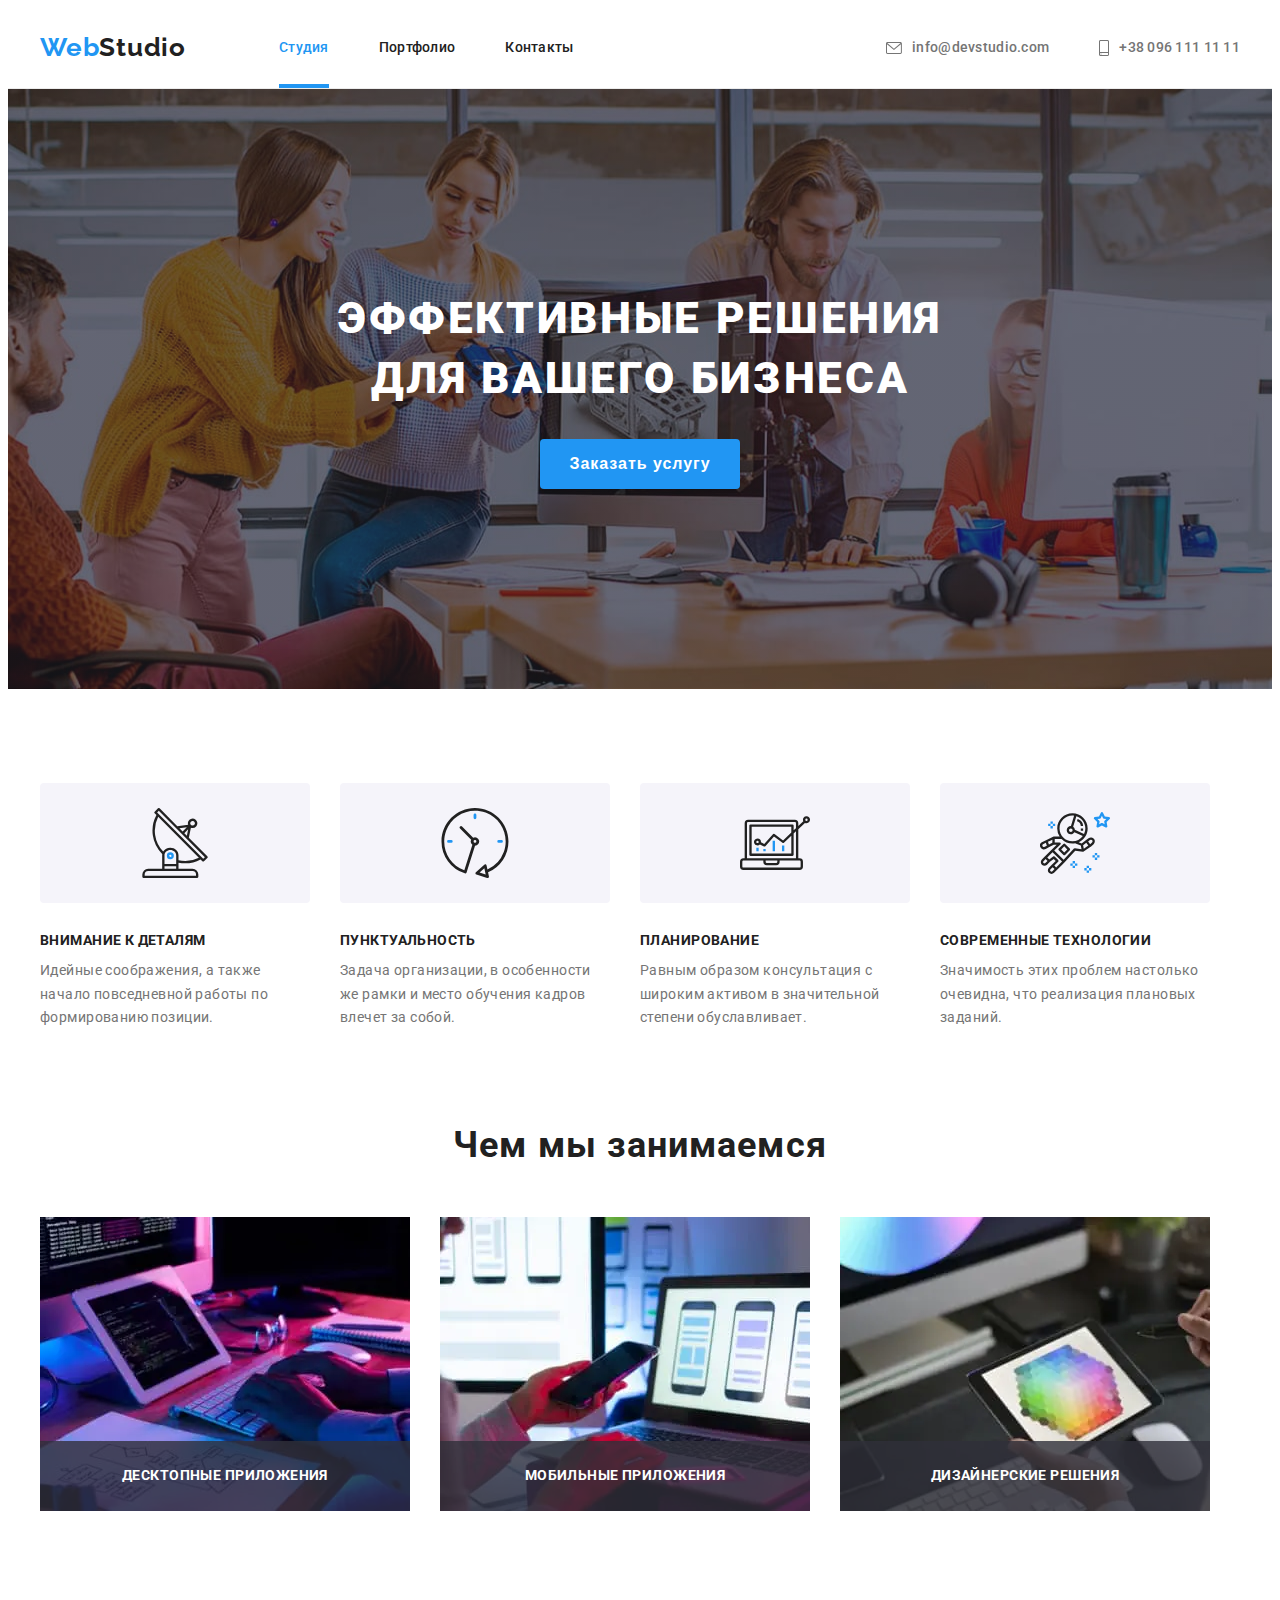
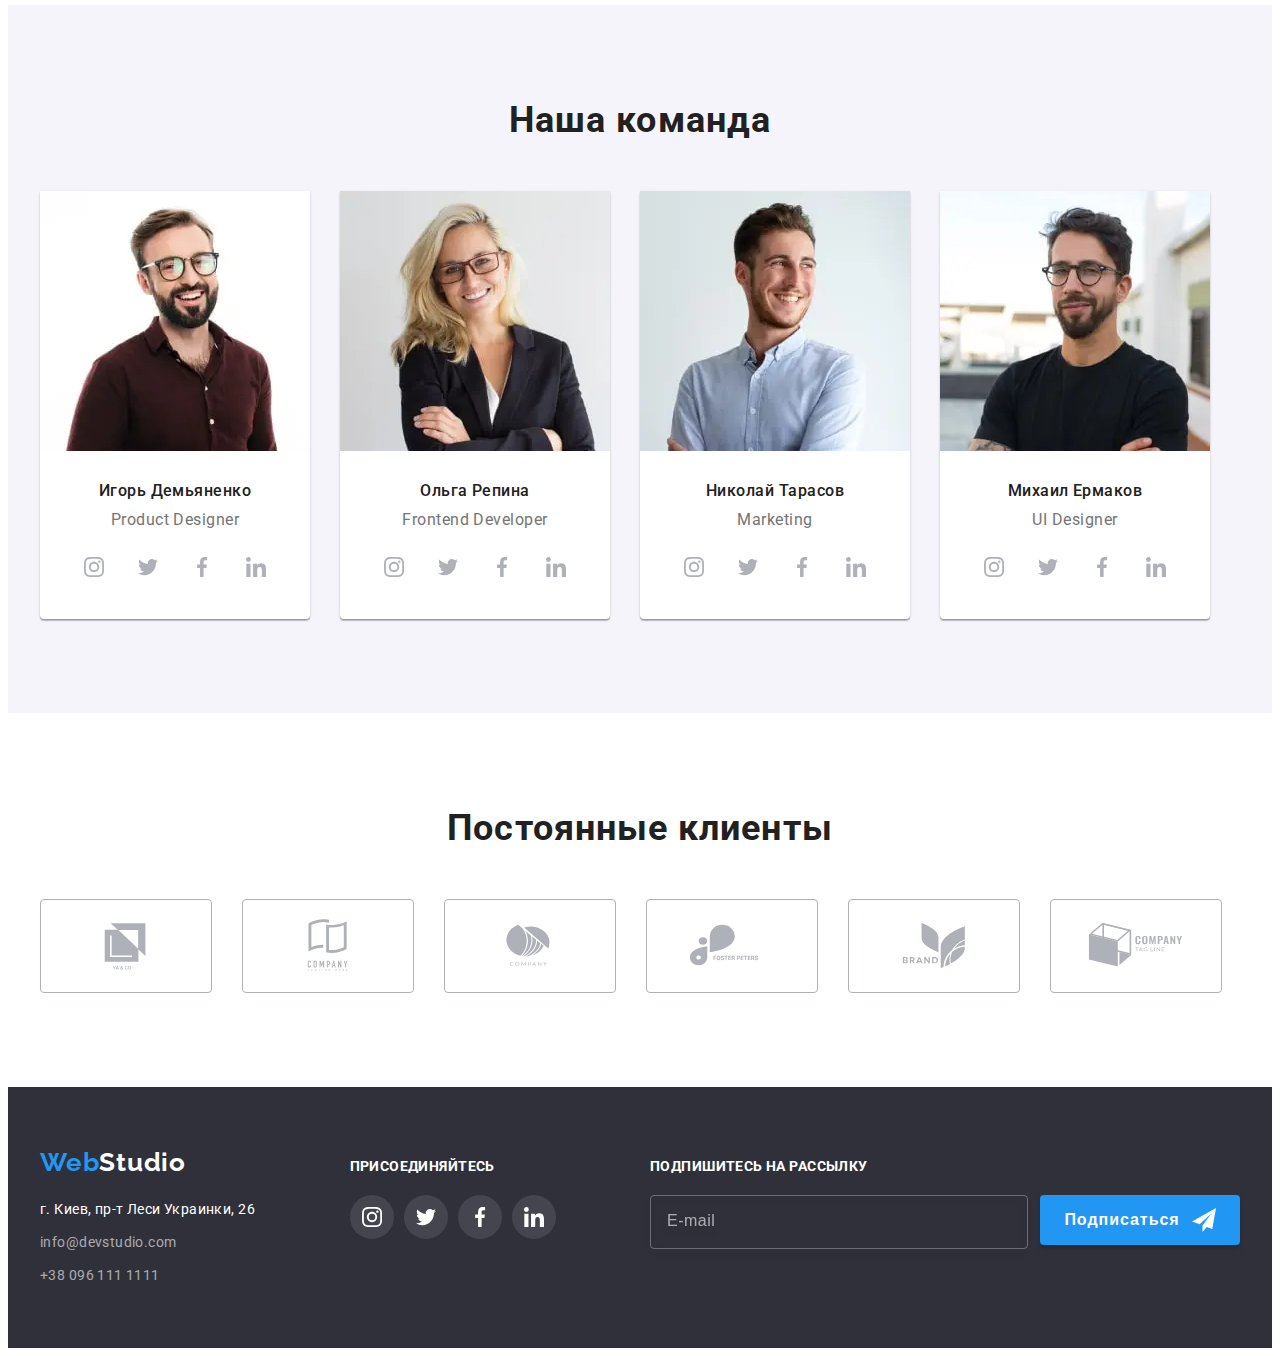
<file: index.html>
<!DOCTYPE html>
<html lang="ru">
<head>
    <meta charset="UTF-8">
    <meta http-equiv="X-UA-Compatible" content="IE=edge">
    <meta name="viewport" content="width=device-width, initial-scale=1.0">
    <title>Studio</title>
    <link rel="preconnect" href="https://fonts.googleapis.com">
    <link rel="preconnect" href="https://fonts.gstatic.com" crossorigin>
    <link href="https://fonts.googleapis.com/css2?family=Raleway:wght@700&family=Roboto:wght@400;500;700;900&display=swap"
        rel="stylesheet">
    <link rel="stylesheet" href="https://cdnjs.cloudflare.com/ajax/libs/modern-normalize/1.1.0/modern-normalize.min.css"
        integrity="sha512-wpPYUAdjBVSE4KJnH1VR1HeZfpl1ub8YT/NKx4PuQ5NmX2tKuGu6U/JRp5y+Y8XG2tV+wKQpNHVUX03MfMFn9Q=="
        crossorigin="anonymous" referrerpolicy="no-referrer" />
    <link rel="stylesheet" href="./css/main.min.css">
</head>
<body>
    <!-- Шапка сторінки -->
    <header class="header">
        <div class="container header__container">
            <nav class="navigation">

                <a class="logo header__logo link" href="">
                    Web<span class="header__logo_theme_light">Studio</span>
                </a>

                <ul class="nav-list list">
                    <li class="nav-list__item"><a class="nav-list__link nav-list__link_current link" href="./index.html">Студия</a></li>
                    <li class="nav-list__item"><a class="nav-list__link link" href="./portfolio.html">Портфолио</a></li>
                    <li class="nav-list__item"><a class="nav-list__link link" href="">Контакты</a></li>
                </ul>
            </nav>

            <ul class="contact-list list">
                <li class="contact-list__item">          
                    <a class="contact-list__link link" href="mailto:info@devstudio.com">
                        <svg class="contact-list__icon" width="16" height="12">
                            <use href="./image/icons.svg#icon-mail"></use>
                        </svg>info@devstudio.com
                    </a>
                </li>
                <li class="contact-list__item">                   
                    <a class="contact-list__link link" href="tel:+380961111111">
                        <svg class="contact-list__icon" width="10" height="16">
                            <use href="./image/icons.svg#icon-phone"></use>
                        </svg>+38 096 111 11 11
                    </a>
                </li>
            </ul>

            <button type="button" class="mobile-menu-btn" data-menu-open>
                <svg class="mobile-menu-btn__icon" width="40" height="40">
                    <use href="./image/icons.svg#icon-burger-menu"></use>
                </svg>
            </button>
        </div> 

        <!-- Мобільне меню -->
        
        <div class="mobile-menu" data-menu>
            <button type="button" class="mobile-menu__close-btn" data-menu-close>
                <svg class="mobile-menu__close-icon" width="40" height="40">
                    <use href="./image/icons.svg#icon-close-mobile"></use>
                </svg>
            </button>
            <ul class="mobile-nav-list list">
                <li class="mobile-nav-list__item"><a class="mobile-nav-list__link mobile-nav-list__link_current link" href="./index.html">Студия</a></li>                  
                <li class="mobile-nav-list__item"><a class="mobile-nav-list__link link" href="./portfolio.html">Портфолио</a></li>
                <li class="mobile-nav-list__item"><a class="mobile-nav-list__link link" href="">Контакты</a></li>
            </ul>
            <div>
                <ul class="mobile-contact-list list">
                    <li class="mobile-contact-list__item"><a class="mobile-contact-list__tel link" href="tel:+380961111111">+38 096 111 11 11</a></li>                       
                    <li class="mobile-contact-list__item"><a class="mobile-contact-list__mail link" href="mailto:info@devstudio.com">info@devstudio.com</a></li>                       
                </ul>
                <ul class="mobile-social-list list">
                    <li class="mobile-social-list__item"><a class="mobile-social-list__link link" href="">Instagram</a></li>
                    <li class="mobile-social-list__item"><a class="mobile-social-list__link link" href="">Twitter</a></li>
                    <li class="mobile-social-list__item"><a class="mobile-social-list__link link" href="">Facebook</a></li>
                    <li class="mobile-social-list__item"><a class="mobile-social-list__link link" href="">LinkedIn</a></li>
                </ul>
            </div>
        </div>                                            
    </header>

    <!--Головна частина сторінки-->

    <main class="main">        
        <section class="hero-section">
            
                <h1 class="main-title">Эффективные решения для вашего бизнеса</h1>
                <button class="modal-btn" type="button" data-modal-open>Заказать услугу</button>           
                       
        </section>
        <!-- Особливості компанії -->
        <section class="features section">
            <div class="container">
                <h2 class="visually-hidden">Особенности компании</h2>
                <ul class="features-list list">
                    <li class="features-list__item">
                        <div class="features-list__icon">
                            <svg width="70" height="70">
                                <use href="./image/icons.svg#icon-antenna"></use>
                            </svg>
                        </div>                      
                        <h3 class="features-list__title">Внимание к деталям</h3>
                        <p class="features-list__text">Идейные соображения, а также начало повседневной работы по формированию позиции.</p>
                    </li>
                    <li class="features-list__item">
                        <div class="features-list__icon">
                            <svg width="70" height="70">
                                <use href="./image/icons.svg#icon-clock"></use>
                            </svg>
                        </div>
                        <h3 class="features-list__title">Пунктуальность</h3>
                        <p class="features-list__text">Задача организации, в особенности же рамки и место обучения кадров влечет за собой.</p>
                    </li>
                    <li class="features-list__item">
                        <div class="features-list__icon">
                            <svg width="70" height="70">
                                <use href="./image/icons.svg#icon-diagram"></use>
                            </svg>
                        </div>
                        <h3 class="features-list__title">Планирование</h3>
                        <p class="features-list__text">Равным образом консультация с широким активом в значительной степени обуславливает.</p>
                    </li>
                    <li class="features-list__item">
                        <div class="features-list__icon">
                            <svg width="70" height="70">
                                <use href="./image/icons.svg#icon-astronaut"></use>
                            </svg>
                        </div>
                        <h3 class="features-list__title">Современные технологии</h3>
                        <p class="features-list__text">Значимость этих проблем настолько очевидна, что реализация плановых заданий.</p>
                    </li>
                </ul>
            </div>
        </section>
        <!-- Чим займається компанія -->
        <section class="work-company">
            <div class="container">
                <h2 class="caption-title">Чем мы занимаемся</h2>
                <ul class="work-company-list list">
                    <li class="work-company-item">
                        <picture>
                            <source srcset="./image/box-1.webp 1x, ./image/box-1@2x.webp 2x" type="image/webp">
                            <source srcset="./image/box-1.jpg 1x, ./image/box-1@2x.jpg 2x">
                            <img class="work-company-img"  src="./image/box-1.jpg" alt="Робота на комп'ютере">
                        </picture>                                             
                        <h3 class="work-company-txt">Десктопные приложения</h3>                     
                    </li>                        
                    <li class="work-company-item">
                        <picture>
                            <source srcset="./image/box-2.webp 1x, ./image/box-2@2x.webp 2x" type="image/webp">
                            <source srcset="./image/box-2.jpg 1x, ./image/box-2@2x.jpg 2x">
                            <img class="work-company-img" src="./image/box-2.jpg" alt="Робота на мобильном устройстве, ноутбуке">
                        </picture>                                            
                        <h3 class="work-company-txt">Мобильные приложения</h3>
                    </li>
                    <li class="work-company-item">
                        <picture>
                            <source srcset="./image/box-3.webp 1x, ./image/box-3@2x.webp 2x" type="image/webp">
                            <source srcset="./image/box-3.jpg 1x, ./image/box-3@2x.jpg 2x">
                            <img class="work-company-img" src="./image/box-3.jpg" alt="Робота на планшете">
                        </picture>                                                                    
                        <h3 class="work-company-txt">Дизайнерские решения</h3>
                    </li>
                </ul>
            </div>
        </section>
        <!-- Команда компанії -->
        <section class="developer-company section">
            <div class="container">
                <h2 class="caption-title">Наша команда</h2>
                <ul class="developer-company-list list">
                    <li class="developer-company-item">
                        <picture>
                            <source srcset="./image/image-avatar/img-avatar-1-1200.webp 1x, ./image/image-avatar/img-avatar-1-1200@2x.webp 2x"
                                media="(min-width: 1200px)" type="image/webp" />
                            <source srcset="./image/image-avatar/img-avatar-1-1200.jpg 1x, ./image/image-avatar/img-avatar-1-1200@2x.jpg 2x"
                                media="(min-width: 1200px)" />
                            <source srcset="./image/image-avatar/img-avatar-1-768.webp 1x, ./image/image-avatar/img-avatar-1-768@2x.webp 2x"
                                media="(min-width: 768px)" type="image/webp" />
                            <source srcset="./image/image-avatar/img-avatar-1-768.jpg 1x, ./image/image-avatar/img-avatar-1-768@2x.jpg 2x"
                                media="(min-width: 768px)" />
                            <source srcset="./image/image-avatar/img-avatar-1-480.webp 1x, ./image/image-avatar/img-avatar-1-480@2x.webp 2x"
                                media="(max-width: 767px)" type="image/webp" />                                              
                            <source srcset="./image/image-avatar/img-avatar-1-480.jpg 1x, ./image/image-avatar/img-avatar-1-480@2x.jpg 2x"
                                media="(max-width: 767px)"/>
                            <img class="developer-company-img" src="./image/image-avatar/img-avatar-1.jpg" alt="Мужчина-разработчик">
                        </picture>                            
                        <div class="developer-company-box">
                            <h3 class="developer-company-name">Игорь Демьяненко</h3>
                            <p class="developer-company-text" lang="en">Product Designer</p>
                            <ul class="social-list list">
                                <li class="social-list-item">
                                    <a class="social-list-link link" href="">
                                        <svg class="social-list-icon" width="20" height="20">
                                            <use href="./image/icons.svg#icon-instagram"></use>
                                        </svg>
                                    </a>
                                </li>
                                <li class="social-list-item">
                                    <a class="social-list-link link" href="">
                                        <svg class="social-list-icon" width="20" height="20">
                                            <use href="./image/icons.svg#icon-twitter"></use>
                                        </svg>
                                    </a>
                                </li>
                                <li class="social-list-item">
                                    <a class="social-list-link link" href="">
                                        <svg class="social-list-icon" width="20" height="20">
                                            <use href="./image/icons.svg#icon-facebook"></use>
                                        </svg>
                                    </a>
                                </li>
                                <li class="social-list-item">
                                    <a class="social-list-link link" href="">
                                        <svg class="social-list-icon" width="20" height="20">
                                            <use href="./image/icons.svg#icon-linkedin"></use>
                                        </svg>
                                    </a>
                                </li>
                            </ul>
                        </div>
                    </li>
                    <li class="developer-company-item">
                        <picture> 
                            <source srcset="./image/image-avatar/img-avatar-2-1200.webp 1x, ./image/image-avatar/img-avatar-2-1200@2x.webp 2x"
                                media="(min-width: 1200px)" type="image/webp" />                                                  
                            <source srcset="./image/image-avatar/img-avatar-2-1200.jpg 1x, ./image/image-avatar/img-avatar-2-1200@2x.jpg 2x"
                                media="(min-width: 1200px)" />
                            <source srcset="./image/image-avatar/img-avatar-2-768.webp 1x, ./image/image-avatar/img-avatar-2-768@2x.webp 2x"
                                media="(min-width: 768px)" type="image/webp" />
                            <source srcset="./image/image-avatar/img-avatar-2-768.jpg 1x, ./image/image-avatar/img-avatar-2-768@2x.jpg 2x"
                                media="(min-width: 768px)" />
                            <source srcset="./image/image-avatar/img-avatar-2-480.webp 1x, ./image/image-avatar/img-avatar-2-480@2x.webp 2x"
                                media="(max-width: 767px)" type="image/webp" />
                            <source srcset="./image/image-avatar/img-avatar-2-480.jpg 1x, ./image/image-avatar/img-avatar-2-480@2x.jpg 2x"
                                media="(max-width: 767px)" />
                            <img class="developer-company-img" src="./image/image-avatar/img-avatar-2.jpg" alt="Женщина-разработчик">
                        </picture>
                        
                        <div class="developer-company-box">
                            <h3 class="developer-company-name">Ольга Репина</h3>
                            <p class="developer-company-text" lang="en">Frontend Developer</p>
                            <ul class="social-list list">
                                <li class="social-list-item">
                                    <a class="social-list-link link" href="">
                                        <svg class="social-list-icon" width="20" height="20">
                                            <use href="./image/icons.svg#icon-instagram"></use>
                                        </svg>
                                    </a>
                                </li>
                                <li class="social-list-item">
                                    <a class="social-list-link link" href="">
                                        <svg class="social-list-icon" width="20" height="20">
                                            <use href="./image/icons.svg#icon-twitter"></use>
                                        </svg>
                                    </a>
                                </li>
                                <li class="social-list-item">
                                    <a class="social-list-link link" href="">
                                        <svg class="social-list-icon" width="20" height="20">
                                            <use href="./image/icons.svg#icon-facebook"></use>
                                        </svg>
                                    </a>
                                </li>
                                <li class="social-list-item">
                                    <a class="social-list-link link" href="">
                                        <svg class="social-list-icon" width="20" height="20">
                                            <use href="./image/icons.svg#icon-linkedin"></use>
                                        </svg>
                                    </a>
                                </li>
                            </ul>
                        </div>
                    </li>
                    <li class="developer-company-item">
                        <picture>
                            <source srcset="./image/image-avatar/img-avatar-3-1200.webp 1x, ./image/image-avatar/img-avatar-3-1200@2x.webp 2x"
                                media="(min-width: 1200px)" type="image/webp" />
                            <source srcset="./image/image-avatar/img-avatar-3-1200.jpg 1x, ./image/image-avatar/img-avatar-3-1200@2x.jpg 2x"
                                media="(min-width: 1200px)" />
                            <source srcset="./image/image-avatar/img-avatar-3-768.webp 1x, ./image/image-avatar/img-avatar-3-768@2x.webp 2x"
                                media="(min-width: 768px)" type="image/webp" />
                            <source srcset="./image/image-avatar/img-avatar-3-768.jpg 1x, ./image/image-avatar/img-avatar-3-768@2x.jpg 2x"
                                media="(min-width: 768px)" />
                            <source srcset="./image/image-avatar/img-avatar-3-480.webp 1x, ./image/image-avatar/img-avatar-3-480@2x.webp 2x"
                                media="(max-width: 767px)" type="image/webp" />
                            <source srcset="./image/image-avatar/img-avatar-3-480.jpg 1x, ./image/image-avatar/img-avatar-3-480@2x.jpg 2x"
                                media="(max-width: 767px)" />
                            <img class="developer-company-img" src="./image/image-avatar/img-avatar-3.jpg" alt="Мужчина-разработчик">
                        </picture>
                        <div class="developer-company-box">
                            <h3 class="developer-company-name">Николай Тарасов</h3>
                            <p class="developer-company-text" lang="en">Marketing</p>
                            <ul class="social-list list">
                                <li class="social-list-item">
                                    <a class="social-list-link link" href="">
                                        <svg class="social-list-icon" width="20" height="20">
                                            <use href="./image/icons.svg#icon-instagram"></use>
                                        </svg>
                                    </a>
                                </li>
                                <li class="social-list-item">
                                    <a class="social-list-link link" href="">
                                        <svg class="social-list-icon" width="20" height="20">
                                            <use href="./image/icons.svg#icon-twitter"></use>
                                        </svg>
                                    </a>
                                </li>
                                <li class="social-list-item">
                                    <a class="social-list-link link" href="">
                                        <svg class="social-list-icon" width="20" height="20">
                                            <use href="./image/icons.svg#icon-facebook"></use>
                                        </svg>
                                    </a>
                                </li>
                                <li class="social-list-item">
                                    <a class="social-list-link link" href="">
                                        <svg class="social-list-icon" width="20" height="20">
                                            <use href="./image/icons.svg#icon-linkedin"></use>
                                        </svg>
                                    </a>
                                </li>
                            </ul>
                        </div> 
                    </li>
                    <li class="developer-company-item">
                        <picture>
                            <source srcset="./image/image-avatar/img-avatar-4-1200.webp 1x, ./image/image-avatar/img-avatar-4-1200@2x.webp 2x"
                                media="(min-width: 1200px)" type="image/webp" />
                            <source srcset="./image/image-avatar/img-avatar-4-1200.jpg 1x, ./image/image-avatar/img-avatar-4-1200@2x.jpg 2x"
                                media="(min-width: 1200px)" />
                            <source srcset="./image/image-avatar/img-avatar-4-768.webp 1x, ./image/image-avatar/img-avatar-4-768@2x.webp 2x"
                                media="(min-width: 768px)" type="image/webp" />
                            <source srcset="./image/image-avatar/img-avatar-4-768.jpg 1x, ./image/image-avatar/img-avatar-4-768@2x.jpg 2x"
                                media="(min-width: 768px)" />
                            <source srcset="./image/image-avatar/img-avatar-4-480.webp 1x, ./image/image-avatar/img-avatar-4-480@2x.webp 2x"
                                media="(max-width: 767px)" type="image/webp" />
                            <source srcset="./image/image-avatar/img-avatar-4-480.jpg 1x, ./image/image-avatar/img-avatar-4-480@2x.jpg 2x" 
                                media="(max-width: 767px)" />
                            <img class="developer-company-img" src="./image/image-avatar/img-avatar-4.jpg" alt="Мужчина-разработчик">
                        </picture>
                        <div class="developer-company-box">
                            <h3 class="developer-company-name">Михаил Ермаков</h3>
                            <p class="developer-company-text" lang="en">UI Designer</p>
                            <ul class="social-list list">
                                <li class="social-list-item">
                                    <a class="social-list-link link" href="">
                                        <svg class="social-list-icon" width="20" height="20">
                                            <use href="./image/icons.svg#icon-instagram"></use>
                                        </svg>
                                    </a>
                                </li>
                                <li class="social-list-item">
                                    <a class="social-list-link link" href="">
                                        <svg class="social-list-icon" width="20" height="20">
                                            <use href="./image/icons.svg#icon-twitter"></use>
                                        </svg>
                                    </a>
                                </li>
                                <li class="social-list-item">
                                    <a class="social-list-link link" href="">
                                        <svg class="social-list-icon" width="20" height="20">
                                            <use href="./image/icons.svg#icon-facebook"></use>
                                        </svg>
                                    </a>
                                </li>
                                <li class="social-list-item">
                                    <a class="social-list-link link" href="">
                                        <svg class="social-list-icon" width="20" height="20">
                                            <use href="./image/icons.svg#icon-linkedin"></use>
                                        </svg>
                                    </a>
                                </li>
                            </ul>
                        </div>
                    </li>
                </ul>
            </div>
        </section>

        <!-- Постійні клієнти -->
        <section class="clients section">
            <div class="container">
                <h2 class="caption-title">Постоянные клиенты</h2>
                <ul class="clients-list list">
                    <li class="clients-list-item">
                        <a class="clients-list-link link" href="">
                            <svg class="clients-icon" width="106" height="60">
                                <use href="./image/icons.svg#icon-logo-yaco"></use>
                            </svg>
                        </a>
                    </li>
                    <li class="clients-list-item">
                        <a class="clients-list-link link" href="">
                            <svg class="clients-icon" width="106" height="60">
                                <use href="./image/icons.svg#icon-logo-company"></use>
                            </svg>
                        </a>
                    </li>
                    <li class="clients-list-item">
                        <a class="clients-list-link link" href="">
                            <svg class="clients-icon" width="106" height="60">
                                <use href="./image/icons.svg#icon-logo-company2"></use>
                            </svg>
                        </a>
                    </li>
                    <li class="clients-list-item">
                        <a class="clients-list-link link" href="">
                            <svg class="clients-icon" width="106" height="60">
                                <use href="./image/icons.svg#icon-logo-foster-peters"></use>
                            </svg>
                        </a>
                    </li>
                    <li class="clients-list-item">
                        <a class="clients-list-link link" href="">
                            <svg class="clients-icon" width="106" height="60">
                                <use href="./image/icons.svg#icon-logo-brand"></use>
                            </svg>
                        </a>
                    </li>
                    <li class="clients-list-item">
                        <a class="clients-list-link link" href="">
                            <svg class="clients-icon" width="106" height="60">
                                <use href="./image/icons.svg#icon-logo-company-tag-line"></use>
                            </svg>
                        </a>
                    </li>
                </ul>
            </div>
        </section>
    </main>

    <!--Підвал сторінки-->

    <footer class="footer">
        <div class="container footer-container">
            <div class="footer-contact-side">
                <a class="logo footer__logo link" href="">
                    Web<span class="footer__logo_theme_dark">Studio</span>
                </a>
                <address class="address">
                    <p class="address-text">г. Киев, пр-т Леси Украинки, 26</p>
                    <ul class="footer-contact list">
                        <li class="footer-contact__item"><a class="footer-contact__link link"
                                href="mailto:info@devstudio.com">info@devstudio.com</a></li>
                        <li class="footer-contact__item"><a class="footer-contact__link link" href="tel:+380961111111">+38 096 111 1111</a></li>                               
                    </ul>
                </address>
            </div>

            <!-- Соціальні мережі -->

            <div class="footer-social-side">
                <b class="footer-main-text">присоединяйтесь</b>
                <ul class="social-list list">
                    <li class="social-list-item">
                        <a class="social-list-link social-bg link" href="">
                            <svg class="footer-social-icon" width="20" height="20">
                                <use href="./image/icons.svg#icon-instagram"></use>
                            </svg>
                        </a>
                    </li>
                    <li class="social-list-item">
                        <a class="social-list-link social-bg link" href="">
                            <svg class="footer-social-icon" width="20" height="20">
                                <use href="./image/icons.svg#icon-twitter"></use>
                            </svg>
                        </a>
                    </li>
                    <li class="social-list-item">
                        <a class="social-list-link social-bg link" href="">
                            <svg class="footer-social-icon" width="20" height="20">
                                <use href="./image/icons.svg#icon-facebook"></use>
                            </svg>
                        </a>
                    </li>
                    <li class="social-list-item">
                        <a class="social-list-link social-bg link" href="">
                            <svg class="footer-social-icon" width="20" height="20">
                                <use href="./image/icons.svg#icon-linkedin"></use>
                            </svg>
                        </a>
                    </li>
                </ul>
            </div>

            <!-- Форма з розсилкою -->

            <form class="footer-form">
                <b class="footer-main-text">Подпишитесь на рассылку</b>
                <div class="footer-form-input-box">
                    <input class="footer-form-input" type="email" name="footer-email" placeholder="E-mail">
                    <button class="modal-btn" type="submit">Подписаться
                        <svg class="footer-form-icon" width="24" height="24">
                            <use href="./image/icons.svg#icon-form-send"></use>
                        </svg>
                    </button>
                </div>
            </form>
        </div>
    </footer>

    <!-- БЕКДРОП З МОДАЛЬНИМ ВІКНОМ -->

    <div class="backdrop is-hidden" data-modal>
        <div class="modal">
            <button type="button" class="close-btn" data-modal-close>
                <svg class="close-icon" width="18" height="18">
                    <use href="./image/icons.svg#icon-close"></use>
                </svg>
            </button>

    <!-- Форма для відсилання контактів -->
            <form class="contact-form">
                <b class="contact-form-text">Оставьте свои данные, мы вам перезвоним</b>
                
                <label class="contact-form-field" for="user-name">Имя</label>
                <span class="contact-form-input-box">
                    <input class="contact-form-input" type="text" name="user-name" id="user-name" required>
                    <svg class="contact-form-icon" width="18" height="18">
                        <use href="./image/icons.svg#icon-form-name"></use>
                    </svg>
                </span>
                
                <label class="contact-form-field" for="user-tel">Телефон</label>
                <span class="contact-form-input-box">
                    <input class="contact-form-input" type="tel" name="user-tel" id="user-tel" required>
                    <svg class="contact-form-icon" width="18" height="18">
                        <use href="./image/icons.svg#icon-form-tel"></use>
                    </svg>
                </span>
                
                <label class="contact-form-field" for="user-email">Почта</label>
                <span class="contact-form-input-box">
                    <input class="contact-form-input" type="email" name="user-email" id="user-email" required>
                    <svg class="contact-form-icon" width="18" height="18">
                        <use href="./image/icons.svg#icon-form-email"></use>
                    </svg>
                </span>
                
                <label class="contact-form-field" for="user-comments">Комментарий</label>
                <textarea class="contact-form-comments" name="user-comments" id="user-comments" placeholder="Введите текст"></textarea>
                
                <input class="contact-form-checkbox-input visually-hidden" type="checkbox" name="accept-policy" id="checkbox-policy" required>
                <label class="contact-form-checkbox-label" for="checkbox-policy">Соглашаюсь с рассылкой и принимаю&nbsp;
                    <a href="" class="form-policy-link">Условия договора</a>
                </label>
                <button class="modal-btn" type="submit">Отправить</button>

            </form>
        </div>
    </div>

    <script src="./js/modal.js"></script>
    <script src="./js/menu.js"></script>
</body>
</html>
</file>
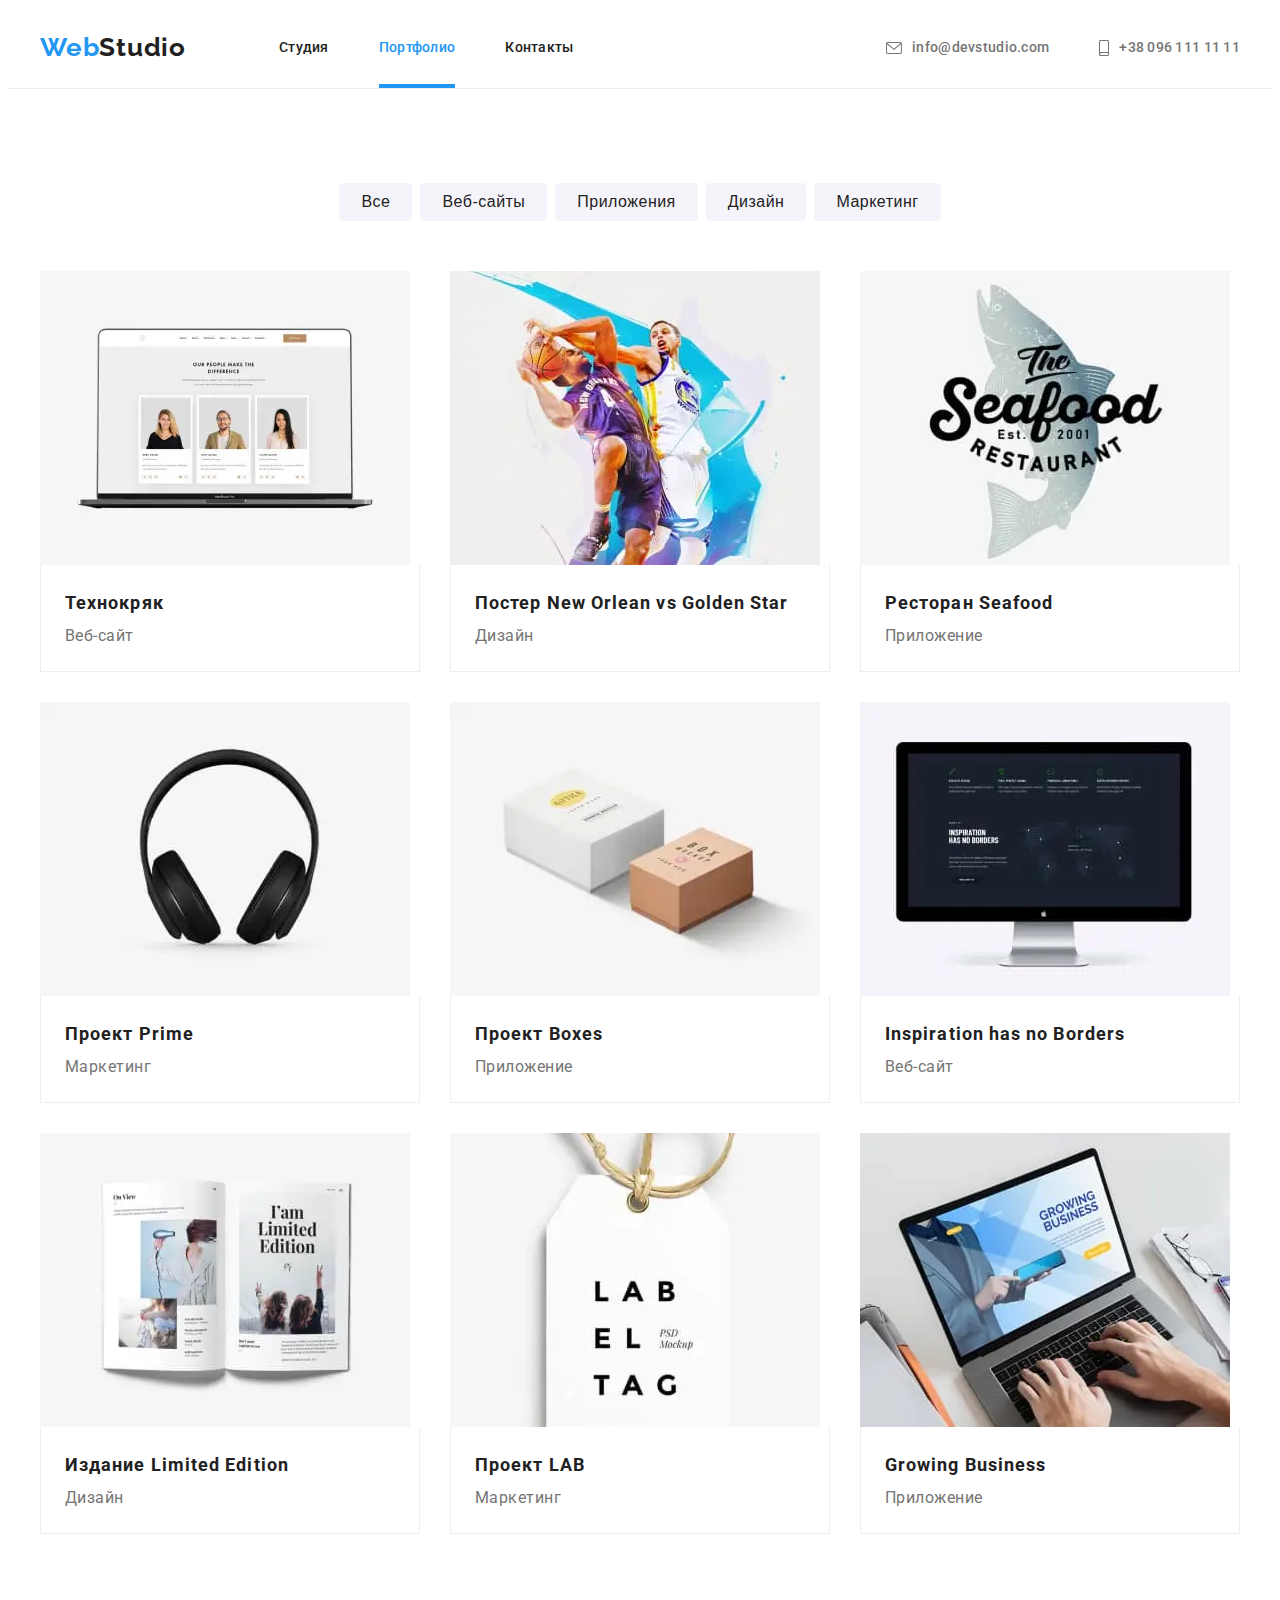
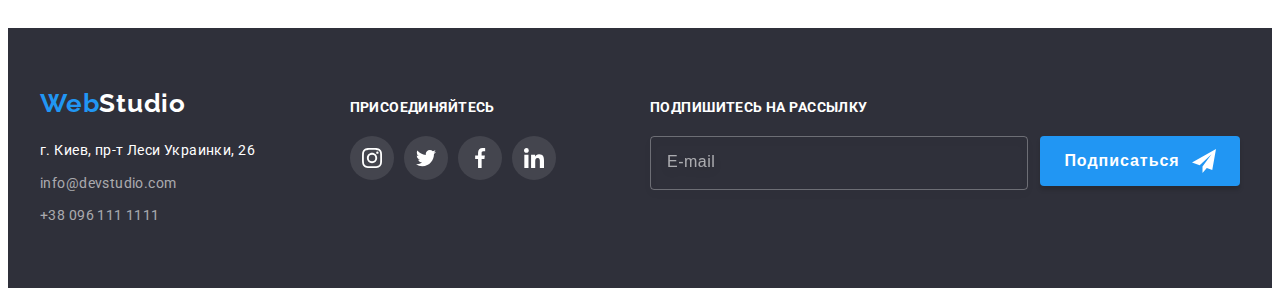
<file: portfolio.html>
<!DOCTYPE html>
<html lang="ru">
<head>
    <meta charset="UTF-8">
    <meta http-equiv="X-UA-Compatible" content="IE=edge">
    <meta name="viewport" content="width=device-width, initial-scale=1.0">
    <title>Portfolio</title>
    <link rel="preconnect" href="https://fonts.googleapis.com">
    <link rel="preconnect" href="https://fonts.gstatic.com" crossorigin>
    <link href="https://fonts.googleapis.com/css2?family=Raleway:wght@700&family=Roboto:wght@400;500;700;900&display=swap"
        rel="stylesheet">
    <link rel="stylesheet" href="https://cdnjs.cloudflare.com/ajax/libs/modern-normalize/1.1.0/modern-normalize.min.css"
        integrity="sha512-wpPYUAdjBVSE4KJnH1VR1HeZfpl1ub8YT/NKx4PuQ5NmX2tKuGu6U/JRp5y+Y8XG2tV+wKQpNHVUX03MfMFn9Q=="
        crossorigin="anonymous" referrerpolicy="no-referrer" />
    <link rel="stylesheet" href="./css/main.min.css">
</head>
<body>
    <!-- Шапка сторінки -->
    <header class="header">
        <div class="container header__container">
            <nav class="navigation">
                <a class="logo header__logo link" href="./index.html">
                    Web<span class="header__logo_theme_light">Studio</span>
                </a>
                <ul class="nav-list list">
                    <li class="nav-list__item"><a class="nav-list__link link" href="./index.html">Студия</a></li>
                    <li class="nav-list__item"><a class="nav-list__link nav-list__link_current link" href="./portfolio.html">Портфолио</a></li>
                    <li class="nav-list__item"><a class="nav-list__link link" href="">Контакты</a></li>
                </ul>
            </nav>
            <ul class="contact-list list">
                <li class="contact-list__item">
                    <a class="contact-list__link link" href="mailto:info@devstudio.com">
                        <svg class="contact-list__icon" width="16" height="12">
                            <use href="./image/icons.svg#icon-mail"></use>
                        </svg>info@devstudio.com
                    </a>
                </li>
                <li class="contact-list__item">
                    <a class="contact-list__link link" href="tel:+380961111111">
                        <svg class="contact-list__icon" width="10" height="16">
                            <use href="./image/icons.svg#icon-phone"></use>
                        </svg>+38 096 111 11 11
                    </a>
                </li>
            </ul>

            <button type="button" class="mobile-menu-btn" data-menu-open>
                <svg class="mobile-menu-btn__icon" width="40" height="40">
                    <use href="./image/icons.svg#icon-burger-menu"></use>
                </svg>
            </button>
        </div>

        <!-- Мобільне меню -->
        
        <div class="mobile-menu" data-menu>
            <button type="button" class="mobile-menu__close-btn" data-menu-close>
                <svg class="mobile-menu__close-icon" width="40" height="40">
                    <use href="./image/icons.svg#icon-close-mobile"></use>
                </svg>
            </button>
            <ul class="mobile-nav-list list">
                <li class="mobile-nav-list__item"><a class="mobile-nav-list__link link" href="./index.html">Студия</a></li>                      
                <li class="mobile-nav-list__item"><a class="mobile-nav-list__link mobile-nav-list__link_current link" href="./portfolio.html">Портфолио</a></li>
                <li class="mobile-nav-list__item"><a class="mobile-nav-list__link link" href="">Контакты</a></li>
            </ul>
            <div>
                <ul class="mobile-contact-list list">
                    <li class="mobile-contact-list__item"><a class="mobile-contact-list__tel link" href="tel:+380961111111">+38 096 111 11 11</a></li>
                    <li class="mobile-contact-list__item"><a class="mobile-contact-list__mail link"
                    href="mailto:info@devstudio.com">info@devstudio.com</a></li>
                </ul>
                <ul class="mobile-social-list list">
                    <li class="mobile-social-list__item"><a class="mobile-social-list__link link" href="">Instagram</a></li>
                    <li class="mobile-social-list__item"><a class="mobile-social-list__link link" href="">Twitter</a></li>
                    <li class="mobile-social-list__item"><a class="mobile-social-list__link link" href="">Facebook</a></li>
                    <li class="mobile-social-list__item"><a class="mobile-social-list__link link" href="">LinkedIn</a></li>
                </ul>
            </div>
        </div>
    </header>

    <!--Головна частина сторінки-->
    <main>
        <section class="projects-company section"  >          
            <div class="container">

                <!--Фільтр проектів-->

                <h1 class="visually-hidden">Проекты</h1>
                <ul class="projects-filters list">
                    <li class="projects-filters__item">
                        <button class="projects-filters__btn" type="button">Все</button>
                    </li>
                    <li class="projects-filters__item">
                        <button class="projects-filters__btn" type="button">Веб-сайты</button>
                    </li>
                    <li class="projects-filters__item">
                        <button class="projects-filters__btn" type="button">Приложения</button>
                    </li>
                    <li class="projects-filters__item">
                        <button class="projects-filters__btn" type="button">Дизайн</button>
                    </li>
                    <li class="projects-filters__item">
                        <button class="projects-filters__btn" type="button">Маркетинг</button>
                    </li>
                </ul>
                
                <!--Список проектів-->
                
                <ul class="project-list list">
                    <li class="project-list-item">
                        <a class="project-list-link link" href="">
                            <div class="project-thumb">
                                <picture>
                                    <source srcset="./image/portfolio/project-1-desktop.webp 1x, ./image/portfolio/project-1-desktops@2x.webp 2x"
                                        media="(min-width: 1200px)" type="image/webp" />
                                    <source srcset="./image/portfolio/project-1-desktop.jpg 1x, ./image/portfolio/project-1-desktops@2x.jpg 2x"
                                        media="(min-width: 1200px)" />
                                    <source srcset="./image/portfolio/project-1-tablet.webp 1x, ./image/portfolio/project-1-tablet@2x.webp 2x"
                                        media="(min-width: 768px)" type="image/webp" />
                                    <source srcset="./image/portfolio/project-1-tablet.jpg 1x, ./image/portfolio/project-1-tablet@2x.jpg 2x"
                                        media="(min-width: 768px)" />
                                    <source srcset="./image/portfolio/project-1-mobile.webp 1x, ./image/portfolio/project-1-mobiles@2x.webp 2x"
                                        media="(max-width: 767px)" type="image/webp" />
                                    <source srcset="./image/portfolio/project-1-mobile.jpg 1x, ./image/portfolio/project-1-mobiles@2x.jpg 2x"
                                        media="(max-width: 767px)" />
                                    <img class="project-img" src="./image/portfolio/project-1-mobile.jpg" alt="Ноутбук с вебстраницей">
                                </picture>                       
                                <p class="project-overlay">Технокряк это современная площадка распространения коронавируса. Компании используют эту
                                    платформу для цифрового шпионажа и атак на защищённые сервера конкурентов.</p>
                            </div>
                            <div class="project-box">
                                <h2 class="project-title">Технокряк</h2>
                                <p class="project-subtitle">Веб-сайт</p>
                            </div>
                        </a>
                    </li>

                    <li class="project-list-item">
                        <a class="project-list-link link" href="">
                            <div class="project-thumb">
                                <picture>
                                    <source srcset="./image/portfolio/project-2-desktop.webp 1x, ./image/portfolio/project-2-desktops@2x.webp 2x"
                                        media="(min-width: 1200px)" type="image/webp" />
                                    <source srcset="./image/portfolio/project-2-desktop.jpg 1x, ./image/portfolio/project-2-desktops@2x.jpg 2x"
                                        media="(min-width: 1200px)" />
                                    <source srcset="./image/portfolio/project-2-tablet.webp 1x, ./image/portfolio/project-2-tablet@2x.webp 2x"
                                        media="(min-width: 768px)" type="image/webp" />
                                    <source srcset="./image/portfolio/project-2-tablet.jpg 1x, ./image/portfolio/project-2-tablet@2x.jpg 2x"
                                        media="(min-width: 768px)" />
                                    <source srcset="./image/portfolio/project-2-mobile.webp 1x, ./image/portfolio/project-2-mobiles@2x.webp 2x"
                                        media="(max-width: 767px)" type="image/webp" />
                                    <source srcset="./image/portfolio/project-2-mobile.jpg 1x, ./image/portfolio/project-2-mobiles@2x.jpg 2x"
                                        media="(max-width: 767px)" />
                                    <img class="project-img" src="./image/portfolio/project-2-mobile.jpg" alt="Два баскетболиста с мячом">
                                </picture>                                               
                                <p class="project-overlay">Технокряк это современная площадка распространения коронавируса. Компании используют эту
                                    платформу для цифрового шпионажа и атак на защищённые сервера конкурентов.</p>
                            </div>                        
                            <div class="project-box">
                                <h2 class="project-title">Постер New Orlean vs Golden Star</h2>
                                <p class="project-subtitle">Дизайн</p>
                            </div>
                        </a>
                    </li>

                    <li class="project-list-item">
                        <a class="project-list-link link" href="">
                            <div class="project-thumb">
                                <picture>
                                    <source srcset="./image/portfolio/project-3-desktop.webp 1x, ./image/portfolio/project-3-desktops@2x.webp 2x"
                                        media="(min-width: 1200px)" type="image/webp" />
                                    <source srcset="./image/portfolio/project-3-desktop.jpg 1x, ./image/portfolio/project-3-desktops@2x.jpg 2x"
                                        media="(min-width: 1200px)" />
                                    <source srcset="./image/portfolio/project-3-tablet.webp 1x, ./image/portfolio/project-3-tablet@2x.webp 2x"
                                        media="(min-width: 768px)" type="image/webp" />
                                    <source srcset="./image/portfolio/project-3-tablet.jpg 1x, ./image/portfolio/project-3-tablet@2x.jpg 2x"
                                        media="(min-width: 768px)" />
                                    <source srcset="./image/portfolio/project-3-mobile.webp 1x, ./image/portfolio/project-3-mobiles@2x.webp 2x"
                                        media="(max-width: 767px)" type="image/webp" />
                                    <source srcset="./image/portfolio/project-3-mobile.jpg 1x, ./image/portfolio/project-3-mobiles@2x.jpg 2x"
                                        media="(max-width: 767px)" />
                                    <img class="project-img" src="./image/portfolio/project-3-mobile.jpg" alt="На фоне назвы изображение рыбы">
                                </picture>
                                <p class="project-overlay">Технокряк это современная площадка распространения коронавируса. Компании используют эту
                                    платформу для цифрового шпионажа и атак на защищённые сервера конкурентов.</p>
                            </div>
                            <div class="project-box">
                                <h2 class="project-title">Ресторан Seafood</h2>
                                <p class="project-subtitle">Приложение</p>
                            </div>
                        </a>
                    </li>

                    <li class="project-list-item">
                        <a class="project-list-link link" href="">
                            <div class="project-thumb">
                                <picture>
                                    <source srcset="./image/portfolio/project-4-desktop.webp 1x, ./image/portfolio/project-4-desktops@2x.webp 2x"
                                        media="(min-width: 1200px)" type="image/webp" />
                                    <source srcset="./image/portfolio/project-4-desktop.jpg 1x, ./image/portfolio/project-4-desktops@2x.jpg 2x"
                                        media="(min-width: 1200px)" />
                                    <source srcset="./image/portfolio/project-4-tablet.webp 1x, ./image/portfolio/project-4-tablet@2x.webp 2x"
                                        media="(min-width: 768px)" type="image/webp" />
                                    <source srcset="./image/portfolio/project-4-tablet.jpg 1x, ./image/portfolio/project-4-tablet@2x.jpg 2x"
                                        media="(min-width: 768px)" />
                                    <source srcset="./image/portfolio/project-4-mobile.webp 1x, ./image/portfolio/project-4-mobiles@2x.webp 2x"
                                        media="(max-width: 767px)" type="image/webp" />
                                    <source srcset="./image/portfolio/project-4-mobile.jpg 1x, ./image/portfolio/project-4-mobiles@2x.jpg 2x"
                                        media="(max-width: 767px)" />
                                    <img class="project-img" src="./image/portfolio/project-4-mobile.jpg" alt="Наушники">
                                </picture>
                                <p class="project-overlay">Технокряк это современная площадка распространения коронавируса. Компании используют эту
                                    платформу для цифрового шпионажа и атак на защищённые сервера конкурентов.</p>
                            </div>
                            <div class="project-box">
                                <h2 class="project-title">Проект Prime</h2>
                                <p class="project-subtitle">Маркетинг</p>
                            </div>               
                        </a>
                    </li>

                    <li class="project-list-item">
                        <a class="project-list-link link" href="">
                            <div class="project-thumb">
                                <picture>
                                    <source srcset="./image/portfolio/project-5-desktop.webp 1x, ./image/portfolio/project-5-desktops@2x.webp 2x"
                                        media="(min-width: 1200px)" type="image/webp" />
                                    <source srcset="./image/portfolio/project-5-desktop.jpg 1x, ./image/portfolio/project-5-desktops@2x.jpg 2x"
                                        media="(min-width: 1200px)" />
                                    <source srcset="./image/portfolio/project-5-tablet.webp 1x, ./image/portfolio/project-5-tablet@2x.webp 2x"
                                        media="(min-width: 768px)" type="image/webp" />
                                    <source srcset="./image/portfolio/project-5-tablet.jpg 1x, ./image/portfolio/project-5-tablet@2x.jpg 2x"
                                        media="(min-width: 768px)" />
                                    <source srcset="./image/portfolio/project-5-mobile.webp 1x, ./image/portfolio/project-5-mobiles@2x.webp 2x"
                                        media="(max-width: 767px)" type="image/webp" />
                                    <source srcset="./image/portfolio/project-5-mobile.jpg 1x, ./image/portfolio/project-5-mobiles@2x.jpg 2x"
                                        media="(max-width: 767px)" />
                                    <img class="project-img" src="./image/portfolio/project-5-mobile.jpg" alt="Две коробки">
                                </picture>
                                <p class="project-overlay">Технокряк это современная площадка распространения коронавируса. Компании используют эту
                                    платформу для цифрового шпионажа и атак на защищённые сервера конкурентов.</p>
                            </div>
                            <div class="project-box">
                                <h2 class="project-title">Проект Boxes</h2>
                                <p class="project-subtitle">Приложение</p>
                            </div>
                        </a>
                    </li>

                    <li class="project-list-item">
                        <a class="project-list-link link" href="">
                            <div class="project-thumb">
                                <picture>
                                    <source srcset="./image/portfolio/project-6-desktop.webp 1x, ./image/portfolio/project-6-desktops@2x.webp 2x"
                                        media="(min-width: 1200px)" type="image/webp" />
                                    <source srcset="./image/portfolio/project-6-desktop.jpg 1x, ./image/portfolio/project-6-desktops@2x.jpg 2x"
                                        media="(min-width: 1200px)" />
                                    <source srcset="./image/portfolio/project-6-tablet.webp 1x, ./image/portfolio/project-6-tablet@2x.webp 2x"
                                        media="(min-width: 768px)" type="image/webp" />
                                    <source srcset="./image/portfolio/project-6-tablet.jpg 1x, ./image/portfolio/project-6-tablet@2x.jpg 2x"
                                        media="(min-width: 768px)" />
                                    <source srcset="./image/portfolio/project-6-mobile.webp 1x, ./image/portfolio/project-6-mobiles@2x.webp 2x"
                                        media="(max-width: 767px)" type="image/webp" />
                                    <source srcset="./image/portfolio/project-6-mobile.jpg 1x, ./image/portfolio/project-6-mobiles@2x.jpg 2x"
                                        media="(max-width: 767px)" />
                                    <img class="project-img" src="./image/portfolio/project-6-mobile.jpg" alt="Монитор с вебстраницей">
                                </picture>
                                <p class="project-overlay">Технокряк это современная площадка распространения коронавируса. Компании используют эту
                                    платформу для цифрового шпионажа и атак на защищённые сервера конкурентов.</p>
                            </div>
                            <div class="project-box">
                                <h2 class="project-title">Inspiration has no Borders</h2>
                                <p class="project-subtitle">Веб-сайт</p>
                            </div>
                        </a>
                    </li>

                    <li class="project-list-item">
                        <a class="project-list-link link" href="">
                            <div class="project-thumb">
                                <picture>
                                    <source srcset="./image/portfolio/project-7-desktop.webp 1x, ./image/portfolio/project-7-desktops@2x.webp 2x"
                                        media="(min-width: 1200px)" type="image/webp" />
                                    <source srcset="./image/portfolio/project-7-desktop.jpg 1x, ./image/portfolio/project-7-desktops@2x.jpg 2x"
                                        media="(min-width: 1200px)" />
                                    <source srcset="./image/portfolio/project-7-tablet.webp 1x, ./image/portfolio/project-7-tablet@2x.webp 2x"
                                        media="(min-width: 768px)" type="image/webp" />
                                    <source srcset="./image/portfolio/project-7-tablet.jpg 1x, ./image/portfolio/project-7-tablet@2x.jpg 2x"
                                        media="(min-width: 768px)" />
                                    <source srcset="./image/portfolio/project-7-mobile.webp 1x, ./image/portfolio/project-7-mobiles@2x.webp 2x"
                                        media="(max-width: 767px)" type="image/webp" />
                                    <source srcset="./image/portfolio/project-7-mobile.jpg 1x, ./image/portfolio/project-7-mobiles@2x.jpg 2x"
                                        media="(max-width: 767px)" />
                                    <img class="project-img" src="./image/portfolio/project-7-mobile.jpg" alt="Раскрытый журнал">
                                </picture>
                                <p class="project-overlay">Технокряк это современная площадка распространения коронавируса. Компании используют эту
                                    платформу для цифрового шпионажа и атак на защищённые сервера конкурентов.</p>
                            </div>
                            <div class="project-box">
                                <h2 class="project-title">Издание Limited Edition</h2>
                                <p class="project-subtitle">Дизайн</p>
                            </div>
                        </a>
                    </li>

                    <li class="project-list-item">
                        <a class="project-list-link link" href="">
                            <div class="project-thumb">
                                <picture>
                                    <source srcset="./image/portfolio/project-8-desktop.webp 1x, ./image/portfolio/project-8-desktops@2x.webp 2x"
                                        media="(min-width: 1200px)" type="image/webp" />
                                    <source srcset="./image/portfolio/project-8-desktop.jpg 1x, ./image/portfolio/project-8-desktops@2x.jpg 2x"
                                        media="(min-width: 1200px)" />
                                    <source srcset="./image/portfolio/project-8-tablet.webp 1x, ./image/portfolio/project-8-tablet@2x.webp 2x"
                                        media="(min-width: 768px)" type="image/webp" />
                                    <source srcset="./image/portfolio/project-8-tablet.jpg 1x, ./image/portfolio/project-8-tablet@2x.jpg 2x"
                                        media="(min-width: 768px)" />
                                    <source srcset="./image/portfolio/project-8-mobile.webp 1x, ./image/portfolio/project-8-mobiles@2x.webp 2x"
                                        media="(max-width: 767px)" type="image/webp" />
                                    <source srcset="./image/portfolio/project-8-mobile.jpg 1x, ./image/portfolio/project-8-mobiles@2x.jpg 2x"
                                        media="(max-width: 767px)" />
                                    <img class="project-img" src="./image/portfolio/project-8-mobile.jpg" alt="Бирка на веревке с надписью">
                                </picture>
                                <p class="project-overlay">Технокряк это современная площадка распространения коронавируса. Компании используют эту
                                    платформу для цифрового шпионажа и атак на защищённые сервера конкурентов.</p>
                            </div>
                            <div class="project-box">
                                <h2 class="project-title">Проект LAB</h2>
                                <p class="project-subtitle">Маркетинг</p>
                            </div>
                        </a>
                    </li>

                    <li class="project-list-item">
                        <a class="project-list-link link" href="">
                            <div class="project-thumb">
                                <picture>
                                    <source srcset="./image/portfolio/project-9-desktop.webp 1x, ./image/portfolio/project-9-desktops@2x.webp 2x"
                                        media="(min-width: 1200px)" type="image/webp" />
                                    <source srcset="./image/portfolio/project-9-desktop.jpg 1x, ./image/portfolio/project-9-desktops@2x.jpg 2x"
                                        media="(min-width: 1200px)" />
                                    <source srcset="./image/portfolio/project-9-tablet.webp 1x, ./image/portfolio/project-9-tablet@2x.webp 2x"
                                        media="(min-width: 768px)" type="image/webp" />
                                    <source srcset="./image/portfolio/project-9-tablet.jpg 1x, ./image/portfolio/project-9-tablet@2x.jpg 2x"
                                        media="(min-width: 768px)" />
                                    <source srcset="./image/portfolio/project-9-mobile.webp 1x, ./image/portfolio/project-9-mobiles@2x.webp 2x"
                                        media="(max-width: 767px)" type="image/webp" />
                                    <source srcset="./image/portfolio/project-9-mobile.jpg 1x, ./image/portfolio/project-9-mobiles@2x.jpg 2x"
                                        media="(max-width: 767px)" />
                                    <img class="project-img" src="./image/portfolio/project-9-mobile.jpg" alt="Робота за ноутбуком">
                                </picture>
                                
                                <p class="project-overlay">Технокряк это современная площадка распространения коронавируса. Компании используют эту
                                    платформу для цифрового шпионажа и атак на защищённые сервера конкурентов.</p>
                            </div>
                            <div class="project-box">
                                <h2 class="project-title">Growing Business</h2>
                                <p class="project-subtitle">Приложение</p>
                            </div>
                        </a>
                    </li>
                </ul>
            </div>
        </section>        
    </main>
    
    <!--Підвал сторінки-->
    
    <footer class="footer">
        <div class="container footer-container">
            <div class="footer-contact-side">
                <a class="logo footer__logo link" href="">
                    Web<span class="footer__logo_theme_dark">Studio</span>
                </a>
                <address class="address">
                    <p class="address-text">г. Киев, пр-т Леси Украинки, 26</p>
                    <ul class="footer-contact list">
                        <li class="footer-contact__item"><a class="footer-contact__link link"
                                href="mailto:info@devstudio.com">info@devstudio.com</a></li>
                        <li class="footer-contact__item"><a class="footer-contact__link link" href="tel:+380961111111">+38
                                096 111 1111</a></li>
                    </ul>
                </address>
            </div>
    
            <!-- Соціальні мережі -->
    
            <div class="footer-social-side">
                <b class="footer-main-text">присоединяйтесь</b>
                <ul class="social-list list">
                    <li class="social-list-item">
                        <a class="social-list-link social-bg link" href="">
                            <svg class="footer-social-icon" width="20" height="20">
                                <use href="./image/icons.svg#icon-instagram"></use>
                            </svg>
                        </a>
                    </li>
                    <li class="social-list-item">
                        <a class="social-list-link social-bg link" href="">
                            <svg class="footer-social-icon" width="20" height="20">
                                <use href="./image/icons.svg#icon-twitter"></use>
                            </svg>
                        </a>
                    </li>
                    <li class="social-list-item">
                        <a class="social-list-link social-bg link" href="">
                            <svg class="footer-social-icon" width="20" height="20">
                                <use href="./image/icons.svg#icon-facebook"></use>
                            </svg>
                        </a>
                    </li>
                    <li class="social-list-item">
                        <a class="social-list-link social-bg link" href="">
                            <svg class="footer-social-icon" width="20" height="20">
                                <use href="./image/icons.svg#icon-linkedin"></use>
                            </svg>
                        </a>
                    </li>
                </ul>
            </div>
    
            <!-- Форма з розсилкою -->
    
            <form class="footer-form">
                <b class="footer-main-text">Подпишитесь на рассылку</b>
                <div class="footer-form-input-box">
                    <input class="footer-form-input" type="email" name="footer-email" placeholder="E-mail">
                    <button class="modal-btn" type="submit">Подписаться
                        <svg class="footer-form-icon" width="24" height="24">
                            <use href="./image/icons.svg#icon-form-send"></use>
                        </svg>
                    </button>
                </div>
            </form>
        </div>
    </footer>

    <script src="./js/menu.js"></script>
    </body>
    </html>
</file>
<file: css/main.min.css>
:root{--primary-font-family: "Roboto", sans-serif;--secondary-font-family: "Raleway", sans-serif;--primary-color-text: #212121;--secondary-color-text: #757575;--text-color-theme-dark: #ffffff;--accent-color: #2196F3;--primary-background-color: #2F303A;--secondary-background-color: #F5F4FA;--border-color-header: #ECECEC;--logo-color: #afb1b8}.visually-hidden{position:absolute;width:1px;height:1px;margin:-1px;border:0;padding:0;white-space:nowrap;clip-path:inset(100%);clip:rect(0 0 0 0);overflow:hidden}body{font-family:var(--primary-font-family);color:var(--primary-color-text)}body.is-open{overflow:hidden}.link{text-decoration:none}.list{list-style:none}h1,h2,h3,p,ul{margin-top:0px;margin-bottom:0px}ul{padding-left:0px}img{display:block;max-width:100%;height:auto}.section{padding-top:60px;padding-bottom:60px}@media screen and (min-width: 1200px){.section{padding-top:94px;padding-bottom:94px}}.container{padding-left:15px;padding-right:15px;margin-left:auto;margin-right:auto}@media screen and (min-width: 480px){.container{width:480px}}@media screen and (min-width: 768px){.container{width:768px}}@media screen and (min-width: 1200px){.container{width:1200px}}.logo{font-family:var(--secondary-font-family);font-weight:700;font-size:24px;line-height:1.17;letter-spacing:0.03em;color:var(--accent-color)}.header__logo{display:block;padding-top:16px;padding-bottom:16px}.header__logo_theme_light{color:var(--primary-color-text)}.footer__logo{display:block;margin-bottom:20px}.footer__logo_theme_dark{color:var(--text-color-theme-dark)}@media screen and (min-width: 768px){.header__logo{padding-top:26px;padding-bottom:26px}}@media screen and (min-width: 1200px){.logo{font-size:26px;line-height:1.19}.header__logo{padding-top:24px;padding-bottom:25px}}.modal-btn{display:flex;justify-content:center;align-items:center;margin:0 auto;min-width:200px;height:50px;padding-top:10px;padding-bottom:10px;font-weight:700;font-size:16px;line-height:1.87;letter-spacing:0.06em;color:var(--text-color-theme-dark);cursor:pointer;background-color:var(--accent-color);box-shadow:0px 4px 4px rgba(0,0,0,0.15);border:none;border-radius:4px;transition:background-color 250ms cubic-bezier(0.4, 0, 0.2, 1)}.modal-btn:hover,.modal-btn:focus{background-color:#188CE8}.caption-title{margin-bottom:30px;font-size:28px;line-height:1.17;letter-spacing:0.03em;text-align:center}@media screen and (min-width: 1200px){.caption-title{margin-bottom:50px;font-size:36px}}.social-list{display:flex}.social-list-item:not(:last-child){margin-right:10px}.social-list-link{display:flex;justify-content:center;align-items:center;width:44px;height:44px;border-radius:50%;fill:var(--logo-color);transition:background-color 250ms cubic-bezier(0.4, 0, 0.2, 1),fill 250ms cubic-bezier(0.4, 0, 0.2, 1)}.social-list-link.social-bg{background-color:rgba(255,255,255,0.1);fill:var(--text-color-theme-dark)}.social-list-link:hover,.social-list-link:focus{background-color:var(--accent-color);fill:var(--text-color-theme-dark)}.footer-main-text{display:inline-block;margin-bottom:20px;font-size:14px;line-height:1.14;letter-spacing:0.03em;text-transform:uppercase;color:var(--text-color-theme-dark)}.backdrop{position:fixed;top:0;left:0;width:100%;height:100%;background-color:rgba(0,0,0,0.2);overflow-y:scroll;transition:opacity 250ms cubic-bezier(0.4, 0, 0.2, 1),visibility 250ms cubic-bezier(0.4, 0, 0.2, 1)}.backdrop.is-hidden{visibility:hidden;opacity:0;pointer-events:none}.modal{position:absolute;top:50%;left:50%;transform:translate(-50%, -50%) scale(1);width:450px;height:609px;padding:40px;background-color:var(--text-color-theme-dark);box-shadow:0px 1px 3px rgba(0,0,0,0.12),0px 1px 1px rgba(0,0,0,0.14),0px 2px 1px rgba(0,0,0,0.2);border-radius:4px;transition:transform 250ms cubic-bezier(0.4, 0, 0.2, 1)}.backdrop.is-hidden .modal{transform:translate(-50%, -50%) scale(0.1)}.close-btn{position:absolute;top:8px;right:8px;display:flex;justify-content:center;align-items:center;padding:0;width:30px;height:30px;background-color:transparent;border-radius:50%;border:1px solid rgba(0,0,0,0.1);cursor:pointer;transition:fill 250ms cubic-bezier(0.4, 0, 0.2, 1),border 250ms cubic-bezier(0.4, 0, 0.2, 1)}.close-btn:hover,.close-btn:focus{fill:var(--accent-color)}.contact-form{display:flex;flex-direction:column}.contact-form-text{margin-bottom:12px;font-size:20px;line-height:1.50;text-align:center;letter-spacing:0.03em;color:var(--primary-color-text)}.contact-form-field{margin-bottom:4px;font-size:12px;line-height:1.17;letter-spacing:0.01em;color:var(--secondary-color-text)}.contact-form-input{width:100%;height:40px;padding-left:42px;border:1px solid rgba(33,33,33,0.2);border-radius:4px;transition:border-color 250ms cubic-bezier(0.4, 0, 0.2, 1)}.contact-form-input:focus{outline:none;border-color:var(--accent-color)}.contact-form-input-box{position:relative;margin-bottom:10px}.contact-form-icon{position:absolute;top:50%;left:12px;transform:translateY(-50%);transition:fill 250ms cubic-bezier(0.4, 0, 0.2, 1)}.contact-form-input:focus+.contact-form-icon{fill:var(--accent-color)}.contact-form-comments{width:100%;height:120px;margin-bottom:20px;padding:12px 16px;border:1px solid rgba(33,33,33,0.2);border-radius:4px;resize:none;transition:border-color 250ms cubic-bezier(0.4, 0, 0.2, 1)}.contact-form-comments::placeholder{font-size:12px;line-height:1.17;letter-spacing:0.01em;color:rgba(117,117,117,0.5)}.contact-form-comments:focus{outline:none;border-color:var(--accent-color)}.contact-form-checkbox-label{margin-bottom:30px;display:flex;align-items:center;cursor:pointer;font-size:12px;line-height:1.71;letter-spacing:0.03em;color:var(--secondary-color-text)}.contact-form-checkbox-label::before{content:"";display:inline-block;width:16px;height:15px;border:2px solid var(--primary-color-text);margin-right:9px;transition:border-color 250ms cubic-bezier(0.4, 0, 0.2, 1)}.contact-form-checkbox-input:focus+.contact-form-checkbox-label::before{border-color:var(--accent-color)}.contact-form-checkbox-input:checked+.contact-form-checkbox-label::before{background-image:url(../image/icon-check.svg);background-color:var(--accent-color);border-color:var(--accent-color)}.form-policy-link{color:var(--accent-color)}@media screen and (min-width: 1200px){.modal{width:528px;height:581px}.contact-form-text{line-height:1.15}.contact-form-checkbox-label{font-size:14px;justify-content:center}}.header{position:relative;border-bottom:1px solid var(--border-color-header)}.header__container{display:flex;justify-content:space-between;align-items:center}@media screen and (max-width: 767px){.nav-list{display:none}}@media screen and (min-width: 768px){.navigation{display:flex}.nav-list{display:flex;margin-left:88px}.nav-list__item:not(:last-child){margin-right:50px}.nav-list__link{position:relative;display:block;font-weight:500;font-size:14px;line-height:1.14;letter-spacing:0.02em;color:var(--primary-color-text);padding-top:32px;padding-bottom:32px;transition:color 250ms cubic-bezier(0.4, 0, 0.2, 1)}.nav-list__link:hover,.nav-list__link:focus{color:var(--accent-color)}.nav-list__link_current{color:var(--accent-color)}.nav-list__link_current::after{content:"";position:absolute;display:block;width:100%;height:4px;bottom:0;background-color:var(--accent-color)}}@media screen and (min-width: 1200px){.nav-list{margin-left:93px}}@media screen and (max-width: 767px){.contact-list{display:none}}@media screen and (min-width: 768px){.contact-list__link{display:flex;align-items:center;font-weight:500;font-size:12px;line-height:1.17;letter-spacing:0.02em;color:var(--secondary-color-text);transition:color 250ms cubic-bezier(0.4, 0, 0.2, 1)}.contact-list__link:hover,.contact-list__link:focus{color:var(--accent-color)}.contact-list__icon{margin-right:8px;fill:currentColor}}@media screen and (min-width: 768px) and (max-width: 1199px){.contact-list__item:first-child{margin-bottom:10px}}@media screen and (min-width: 1200px){.contact-list{display:flex}.contact-list__item:first-child{margin-right:50px}.contact-list__link{padding-top:32px;padding-bottom:32px;font-size:14px;line-height:1.14}.contact-list__icon{margin-right:10px}}@media screen and (max-width: 767px){.mobile-menu{position:fixed;top:0;left:0;z-index:20;display:flex;flex-direction:column;justify-content:space-between;width:100%;height:100vh;padding:48px 40px;overflow:auto;background-color:var(--text-color-theme-dark);opacity:0;visibility:hidden;pointer-events:none;transition:opacity 250ms cubic-bezier(0.4, 0, 0.2, 1),visibility 250ms cubic-bezier(0.4, 0, 0.2, 1)}.mobile-menu.is-open{opacity:1;visibility:visible;pointer-events:auto}.mobile-menu-btn{padding-top:10px;padding-bottom:10px;background-color:transparent;border:none;padding:0px;line-height:0px}.mobile-menu-btn:hover{fill:var(--accent-color)}.mobile-menu__close-btn{position:absolute;top:10px;right:15px;background-color:transparent;border:none;padding:0px;line-height:0px}.mobile-menu__close-btn:hover{fill:var(--accent-color)}.mobile-nav-list__item:not(:last-child){margin-bottom:32px}.mobile-nav-list__link{font-weight:500;font-size:40px;line-height:1.18;letter-spacing:0.02em;color:var(--primary-color-text)}.mobile-nav-list__link_current{color:var(--accent-color)}.mobile-contact-list{margin-bottom:64px}.mobile-contact-list__item:first-child{margin-bottom:32px}.mobile-contact-list__tel{font-weight:500;font-size:34px;line-height:1.18;letter-spacing:0.02em;color:var(--accent-color)}.mobile-contact-list__mail{font-weight:500;font-size:24px;line-height:1.17;letter-spacing:0.02em;color:var(--secondary-color-text)}.mobile-social-list{display:flex}.mobile-social-list__item:not(:last-child){position:relative;margin-right:20px}.mobile-social-list__item:not(:last-child)::after{position:absolute;top:0;right:-10px;content:"";display:block;width:1px;height:22px;background-color:rgba(33,33,33,0.2)}.mobile-social-list__link{font-weight:500;font-size:18px;line-height:1.22;letter-spacing:0.02em;color:var(--accent-color)}}@media screen and (min-width: 768px){.mobile-menu,.mobile-menu-btn{display:none}}.hero-section{margin-left:auto;margin-right:auto;background-repeat:no-repeat;background-size:cover;background-position:center;text-align:center;padding-top:118px;padding-bottom:118px;background-color:#C4C4C4}@media screen and (max-width: 480px){.hero-section{background-image:linear-gradient(to right, rgba(47,48,58,0.4), rgba(47,48,58,0.4)),url(../image/hero-img-mobile.jpg)}}@media screen and (max-width: 480px) and (min-device-pixel-ratio: 2), screen and (max-width: 480px) and (min-resolution: 192dpi), screen and (max-width: 480px) and (min-resolution: 2dppx){.hero-section{background-image:linear-gradient(to right, rgba(47,48,58,0.4), rgba(47,48,58,0.4)),url(../image/hero-img-mobile@2x.jpg)}}.main-title{margin-left:auto;margin-right:auto;margin-bottom:30px;width:360px;font-weight:900;font-size:26px;line-height:1.62;letter-spacing:0.06em;text-transform:uppercase;color:var(--text-color-theme-dark)}@media screen and (max-width: 479px){.main-title{width:auto}}@media screen and (min-width: 481px){.hero-section{background-image:linear-gradient(to right, rgba(47,48,58,0.4), rgba(47,48,58,0.4)),url(../image/hero-img-tablet.jpg)}}@media screen and (min-width: 481px) and (min-device-pixel-ratio: 2), screen and (min-width: 481px) and (min-resolution: 192dpi), screen and (min-width: 481px) and (min-resolution: 2dppx){.hero-section{background-image:linear-gradient(to right, rgba(47,48,58,0.4), rgba(47,48,58,0.4)),url(../image/hero-img-tablet@2x.jpg)}}@media screen and (min-width: 481px){.main-title{width:360px}}@media screen and (min-width: 769px){.hero-section{background-image:linear-gradient(to right, rgba(47,48,58,0.4), rgba(47,48,58,0.4)),url(../image/hero-img-desktop.jpg)}}@media screen and (min-width: 769px) and (min-device-pixel-ratio: 2), screen and (min-width: 769px) and (min-resolution: 192dpi), screen and (min-width: 769px) and (min-resolution: 2dppx){.hero-section{background-image:linear-gradient(to right, rgba(47,48,58,0.4), rgba(47,48,58,0.4)),url(../image/hero-img-desktop@2x.jpg)}}@media screen and (min-width: 1200px){.hero-section{max-width:1600px;padding-top:200px;padding-bottom:200px}.main-title{width:696px;font-size:44px;line-height:1.36}}@media screen and (max-width: 767px){.features-list__item:not(:last-child){margin-bottom:30px}}.features-list__icon{display:flex;align-items:center;justify-content:center;margin-bottom:30px;height:120px;background-color:var(--secondary-background-color);border-radius:4px}.features-list__title{margin-bottom:10px;font-size:14px;line-height:1.14;letter-spacing:0.03em;text-transform:uppercase;text-align:center}.features-list__text{font-size:14px;line-height:1.71;letter-spacing:0.03em;color:var(--secondary-color-text)}@media screen and (min-width: 768px){.features-list{display:flex;flex-wrap:wrap;gap:30px}.features-list__item{flex-basis:calc((100% - 60px) / 2)}.features-list__icon{width:354px}.features-list__title{text-align:left}}@media screen and (min-width: 1200px){.features-list__item{flex-basis:calc((100% - 120px) / 4)}.features-list__icon{width:270px}}@media screen and (max-width: 1199px){.work-company{display:none}}@media screen and (min-width: 1200px){.work-company{padding-bottom:94px}.work-company-list{display:flex}.work-company-item{position:relative;width:370px}.work-company-item:not(:last-child){margin-right:30px}.work-company-txt{position:absolute;bottom:0;display:flex;justify-content:center;align-items:center;width:370px;height:70px;background-color:rgba(47,48,58,0.8);font-size:14px;line-height:1.14;letter-spacing:0.03em;text-transform:uppercase;color:var(--text-color-theme-dark)}}.developer-company{background-color:var(--secondary-background-color)}@media screen and (max-width: 767px){.developer-company-item:not(:last-child){margin-bottom:30px}}.developer-company-item{background-color:var(--text-color-theme-dark);box-shadow:0px 1px 3px rgba(0,0,0,0.12),0px 1px 1px rgba(0,0,0,0.14),0px 2px 1px rgba(0,0,0,0.2);border-radius:0px 0px 4px 4px}.developer-company-box{padding-top:24px;padding-bottom:24px;padding-left:122px;padding-right:122px}.developer-company-name{margin-bottom:16px;font-weight:500;font-size:16px;line-height:1.19;text-align:center;letter-spacing:0.03em}.developer-company-text{margin-bottom:16px;font-size:16px;line-height:1.19;text-align:center;letter-spacing:0.03em;color:var(--secondary-color-text)}@media screen and (min-width: 768px){.developer-company-list{display:flex;flex-wrap:wrap;gap:30px}.developer-company-box{padding-top:30px;padding-bottom:24px;padding-left:74px;padding-right:74px}.developer-company-name{margin-bottom:10px}}@media screen and (min-width: 1200px){.developer-company-box{padding-top:30px;padding-bottom:30px;padding-left:32px;padding-right:32px}}.clients-list{display:flex;flex-wrap:wrap;gap:30px}.clients-list-link{display:flex;justify-content:center;align-items:center;width:210px;height:92px;border:1px solid var(--logo-color);border-radius:4px;fill:var(--logo-color);transition:border 250ms cubic-bezier(0.4, 0, 0.2, 1),fill 250ms cubic-bezier(0.4, 0, 0.2, 1)}.clients-list-link:hover,.clients-list-link:focus{border:1px solid var(--accent-color);fill:var(--accent-color)}@media screen and (min-width: 768px){.clients-list-link{width:226px}}@media screen and (min-width: 1200px){.clients-list-link{width:170px}}.footer{background-color:var(--primary-background-color);padding-top:60px;padding-bottom:60px}.footer-container{display:flex;flex-direction:column;align-items:center;text-align:center}.address-text{margin-bottom:8px;font-style:normal;font-size:14px;line-height:1.71;letter-spacing:0.03em;color:var(--text-color-theme-dark)}.footer-contact__item:first-child{margin-bottom:8px}.footer-contact__link{font-style:normal;font-size:14px;line-height:1.71;letter-spacing:0.03em;color:rgba(255,255,255,0.6);transition:color 250ms cubic-bezier(0.4, 0, 0.2, 1)}.footer-contact__link:hover,.footer-contact__link:focus{color:var(--accent-color)}@media screen and (min-width: 768px){.footer-container{display:flex;flex-direction:row;justify-content:space-around;flex-wrap:wrap;align-items:baseline;text-align:center}}@media screen and (max-width: 1199px){.footer-social-side{margin-bottom:60px}.footer-contact-side{margin-bottom:60px}}@media screen and (min-width: 1200px){.footer-container{justify-content:space-between;text-align:left}.address-text{margin-bottom:9px}.footer-contact__item:first-child{margin-bottom:9px}}.footer-form-input{display:block;height:50px;padding-left:16px;border:1px solid rgba(255,255,255,0.3);filter:drop-shadow(0px 4px 4px rgba(0,0,0,0.15));border-radius:4px;background-color:transparent;color:var(--text-color-theme-dark)}.footer-form-input::placeholder{font-size:16px;line-height:1.25;letter-spacing:0.03em;color:rgba(255,255,255,0.6)}.footer-form-input:focus{outline:none;border-color:var(--accent-color)}@media screen and (max-width: 1199px){.footer-form-input{margin-bottom:20px;width:450px}.footer-form-icon{margin-left:10px}}@media screen and (min-width: 1200px){.footer-form-input-box{display:flex}.footer-form-input{margin-right:12px;width:358px}.footer-form-icon{margin-left:12px}}@media screen and (max-width: 767px){.projects-filters{display:flex;flex-wrap:wrap;margin-bottom:40px;gap:15px 8px}}.projects-filters__btn{padding:6px 22px;background-color:var(--secondary-background-color);font-weight:500;font-size:16px;line-height:1.62;letter-spacing:0.03em;color:var(--primary-color-text);cursor:pointer;border:none;border-radius:4px;transition:background-color 250ms cubic-bezier(0.4, 0, 0.2, 1),color 250ms cubic-bezier(0.4, 0, 0.2, 1),box-shadow 250ms cubic-bezier(0.4, 0, 0.2, 1)}.projects-filters__btn:hover,.projects-filters__btn:focus{background-color:var(--accent-color);color:var(--text-color-theme-dark);box-shadow:0px 3px 1px rgba(0,0,0,0.1),0px 1px 2px rgba(0,0,0,0.08),0px 2px 2px rgba(0,0,0,0.12);border-radius:4px}@media screen and (min-width: 768px){.projects-filters{display:flex;justify-content:center;margin-bottom:30px}.projects-filters__item:not(:last-child){margin-right:8px}}@media screen and (min-width: 1200px){.projects-filters{margin-bottom:50px}}@media screen and (max-width: 767px){.project-list-item:not(:last-child){margin-bottom:30px}}.project-list-link{display:block;transition:box-shadow 250ms cubic-bezier(0.4, 0, 0.2, 1)}.project-list-link:hover,.project-list-link:focus{box-shadow:0px 1px 1px rgba(0,0,0,0.12),0px 4px 4px rgba(0,0,0,0.06),1px 4px 6px rgba(0,0,0,0.16)}.project-thumb{position:relative;overflow:hidden}.project-overlay{position:absolute;top:0;left:0;width:100%;height:100%;padding:77px 24px;font-size:18px;line-height:1.56;letter-spacing:0.03em;color:var(--text-color-theme-dark);background-color:rgba(33,150,243,0.9);transform:translateY(100%);transition:transform 250ms cubic-bezier(0.4, 0, 0.2, 1)}.project-list-link:hover .project-overlay{transform:translateY(0)}.project-box{padding-top:20px;padding-bottom:20px;padding-left:24px;padding-right:24px;border-right:1px solid #EEEEEE;border-bottom:1px solid #EEEEEE;border-left:1px solid #EEEEEE}.project-title{font-size:18px;line-height:2;letter-spacing:0.06em;color:var(--primary-color-text)}.project-subtitle{font-size:16px;line-height:1.87;letter-spacing:0.03em;color:var(--secondary-color-text)}@media screen and (min-width: 768px){.project-list{display:flex;flex-wrap:wrap;gap:30px}.project-list-item{flex-basis:calc((100% - 30px) / 2)}.project-overlay{padding:49px 24px}.project-list-link{display:flex;flex-direction:column;height:100%}.project-box{flex-grow:1}}@media screen and (min-width: 1200px){.project-list-item{flex-basis:calc((100% - 60px) / 3)}.project-overlay{padding:63px 24px}}
/*# sourceMappingURL=main.min.css.map */
</file>
